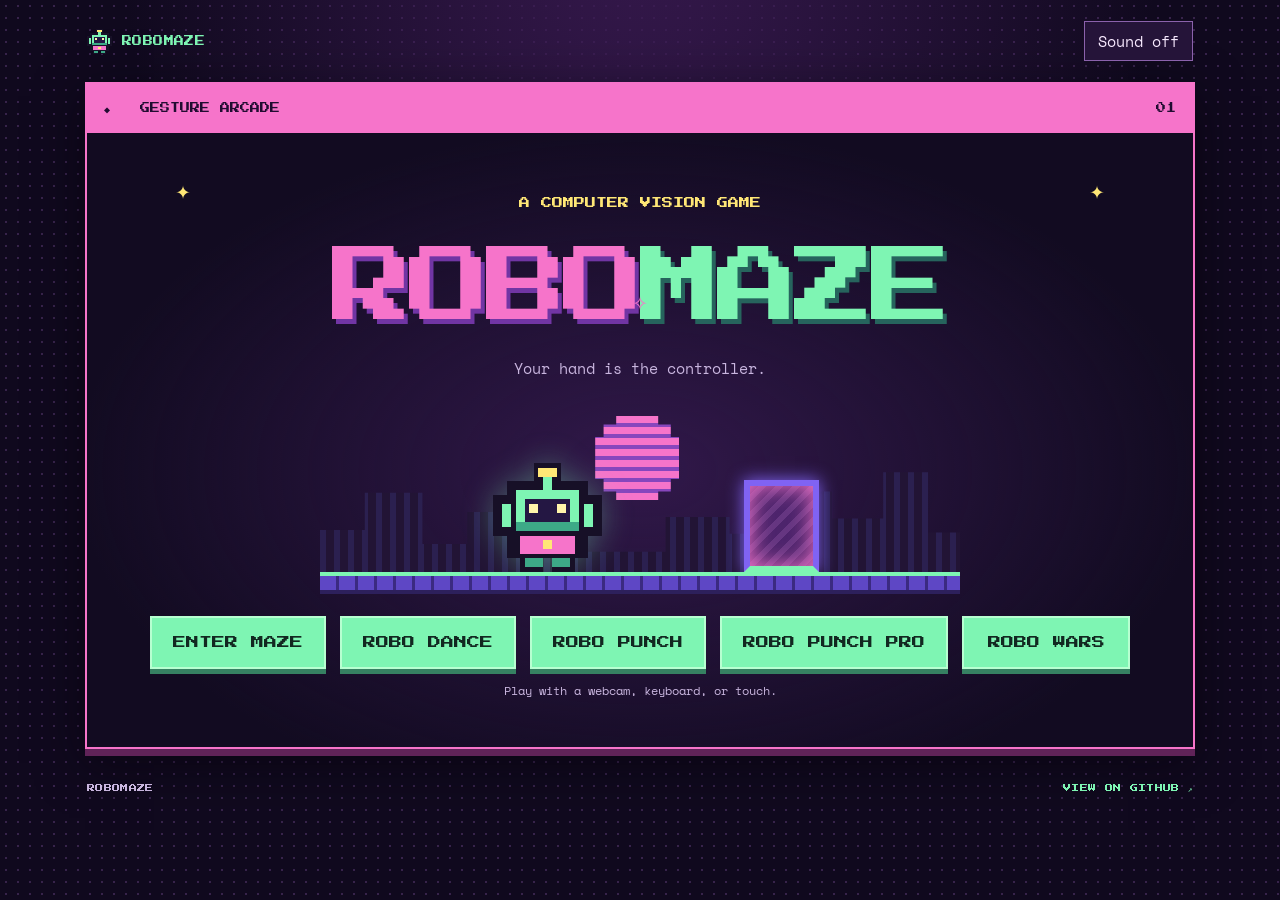
<file: index.html>
<!doctype html>
<html lang="en">
<head>
<meta charset="utf-8">
<meta name="viewport" content="width=device-width, initial-scale=1">
<meta name="theme-color" content="#10091e">
<title>RoboMaze — Gesture Arcade</title>
<link rel="icon" href="assets/robot.svg">
<link rel="stylesheet" href="style.css">
<script type="module" src="game.mjs"></script>
<script type="module" src="fullscreen.mjs"></script>
</head>
<body>
<main>
  <header class="top"><a href="./"><img src="assets/robot.svg" alt=""> ROBOMAZE</a><button id="sound" type="button" aria-pressed="false">Sound off</button></header>
  <section id="title" class="cabinet title">
    <div class="bar"><span>◆ &nbsp; GESTURE ARCADE</span><span>01</span></div>
    <div class="attract">
      <div class="stars" aria-hidden="true">✦<span>✧</span><span>✦</span></div>
      <p class="eyebrow">A COMPUTER VISION GAME</p>
      <h1>ROBO<span>MAZE</span></h1>
      <p class="tagline">Your hand is the controller.</p>
      <div class="scene" aria-hidden="true">
        <div class="moon"></div><div class="city"></div><div class="portal"></div>
        <img src="assets/robot.svg" alt="">
        <div class="floor"></div>
      </div>
      <div class="arcade-modes" aria-label="Game modes">
        <button class="primary" id="start" type="button">ENTER MAZE</button>
        <a class="primary" href="arms.html">ROBO DANCE</a>
        <a class="primary" href="punch.html">ROBO PUNCH</a>
        <a class="primary" href="punch-pro.html">ROBO PUNCH PRO</a>
        <a class="primary" href="wars.html">ROBO WARS</a>
      </div>
      <p class="hint">Play with a webcam, keyboard, or touch.</p>
    </div>
  </section>
  <section id="brief" class="cabinet" hidden>
    <div class="bar"><span>◆ &nbsp; CONTROL SETUP</span><button class="small" data-home>Title screen</button></div>
    <div class="setup">
      <img src="assets/robot.svg" alt="">
      <h2 tabindex="-1">Pilot the robot</h2>
      <p>Hold one open hand near the middle of the camera view. Slide your hand up, down, left, or right to pull the robot. Return to center to stop.</p>
      <div class="directions" aria-label="Move up, left, down, or right">↑ &nbsp; ← &nbsp; ↓ &nbsp; →</div>
      <button class="primary" id="enter">▶ &nbsp; ENTER MAZE</button>
      <p class="hint">Your browser will ask to enable your camera. Video processing stays on your device.</p>
      <button class="secondary" id="skip">Enter with keyboard or touch</button>
    </div>
  </section>
  <section id="play" class="cabinet" hidden>
    <div class="bar"><span id="level">◆ &nbsp; LEVEL 01</span><button class="small" data-home>Title screen</button></div>
    <div class="dashboard">
      <div>
        <h2 id="level-name" tabindex="-1"></h2>
        <div class="hud"><span>STEPS <b id="steps">00</b></span><span>TIME <b id="time">00:00</b></span></div>
        <div class="play-view">
          <div class="play-view-toolbar" hidden>
            <button class="secondary" type="button">Fullscreen</button>
          </div>
          <div class="play-view-stage">
            <div class="board" id="board">
              <video id="video" playsinline muted hidden aria-hidden="true"></video>
              <canvas id="maze" role="img" aria-label="Maze board"></canvas>
              <canvas id="strings" aria-hidden="true"></canvas>
              <div class="overlay" id="clear" hidden>
                <div><h2 id="result"></h2><p id="summary"></p><button class="primary" id="next"></button></div>
              </div>
            </div>
          </div>
          <div class="maze-controls">
            <h3>Manual controls</h3>
            <div class="dpad">
              <button data-dir="up" aria-label="Up">↑</button><button data-dir="left" aria-label="Left">←</button>
              <button data-dir="down" aria-label="Down">↓</button><button data-dir="right" aria-label="Right">→</button>
            </div>
            <p class="hint">Arrow keys or WASD</p>
          </div>
        </div>
        <div class="under"><span>◆ Portal</span><button class="secondary" id="reset">Restart level</button></div>
      </div>
      <aside>
        <h3>Hand tracker</h3>
        <p class="camera-label" id="camera-status" role="status">Camera off</p>
        <button class="secondary" id="camera">Enable camera</button>
        <button class="secondary" id="recenter" type="button" hidden>Recenter hand</button>
        <label class="mode-label" for="gesture-mode">Gesture movement</label>
        <select id="gesture-mode" aria-describedby="mode-help">
          <option value="repeat">Hold to repeat</option>
          <option value="step">One step per shift</option>
        </select>
        <p class="hint" id="mode-help">Hold your hand off-center to keep moving.</p>
        <p id="signal" class="signal">—</p>
        <p class="hint">Start with one open hand near the middle. Slide your whole hand to steer, then return to center to stop.</p>
      </aside>
    </div>
  </section>
  <footer><span>ROBOMAZE</span><a href="https://github.com/srivastavaprisha29-ops/Robomaze">VIEW ON GITHUB ↗</a></footer>
</main>
</body>
</html>
</file>
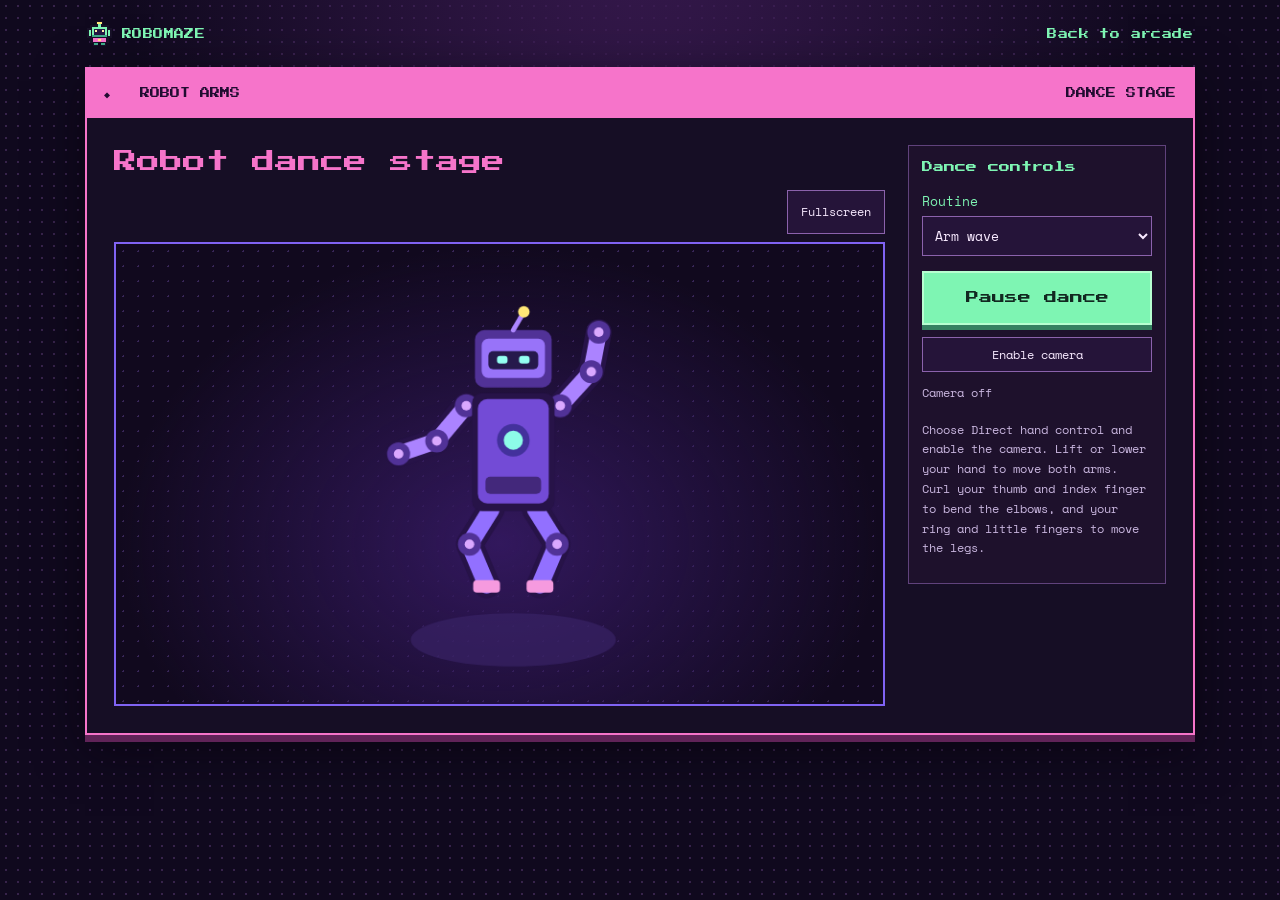
<file: arms.html>
<!doctype html>
<html lang="en">
<head>
<meta charset="utf-8">
<meta name="viewport" content="width=device-width, initial-scale=1">
<title>Robot Arms — RoboMaze</title>
<link rel="icon" href="assets/robot.svg">
<link rel="stylesheet" href="style.css">
<script type="module" src="arms.mjs"></script>
<script type="module" src="fullscreen.mjs"></script>
</head>
<body>
<main>
  <header class="top"><a href="./"><img src="assets/robot.svg" alt=""> ROBOMAZE</a><a href="./">Back to arcade</a></header>
  <section class="cabinet">
    <div class="bar"><span>◆ &nbsp; ROBOT ARMS</span><span>DANCE STAGE</span></div>
    <div class="dashboard">
      <div>
        <h2>Robot dance stage</h2>
        <div class="play-view">
          <div class="play-view-toolbar" hidden>
            <button class="secondary" type="button">Fullscreen</button>
          </div>
          <div class="play-view-stage">
            <div class="dance-stage">
              <video id="dance-video" playsinline muted hidden aria-hidden="true"></video>
              <canvas id="dance-canvas" width="800" height="480" role="img" aria-label="A purple robot with moving arms and legs. With tracking enabled, yellow strings link five fingertips to the robot."></canvas>
            </div>
          </div>
        </div>
      </div>
      <aside>
        <h3>Dance controls</h3>
        <label class="mode-label" for="routine">Routine</label>
        <select id="routine">
          <option value="puppet">Direct hand control</option>
          <option value="wave" selected>Arm wave</option>
          <option value="shuffle">Side shuffle</option>
          <option value="bounce">Power bounce</option>
        </select>
        <div class="dance-actions">
          <button class="primary" id="dance-toggle" type="button">Pause dance</button>
          <button class="secondary" id="dance-camera" type="button">Enable camera</button>
        </div>
        <p class="camera-label" id="dance-status" role="status">Camera off</p>
        <p class="hint">Choose Direct hand control and enable the camera. Lift or lower your hand to move both arms. Curl your thumb and index finger to bend the elbows, and your ring and little fingers to move the legs.</p>
      </aside>
    </div>
  </section>
</main>
</body>
</html>
</file>
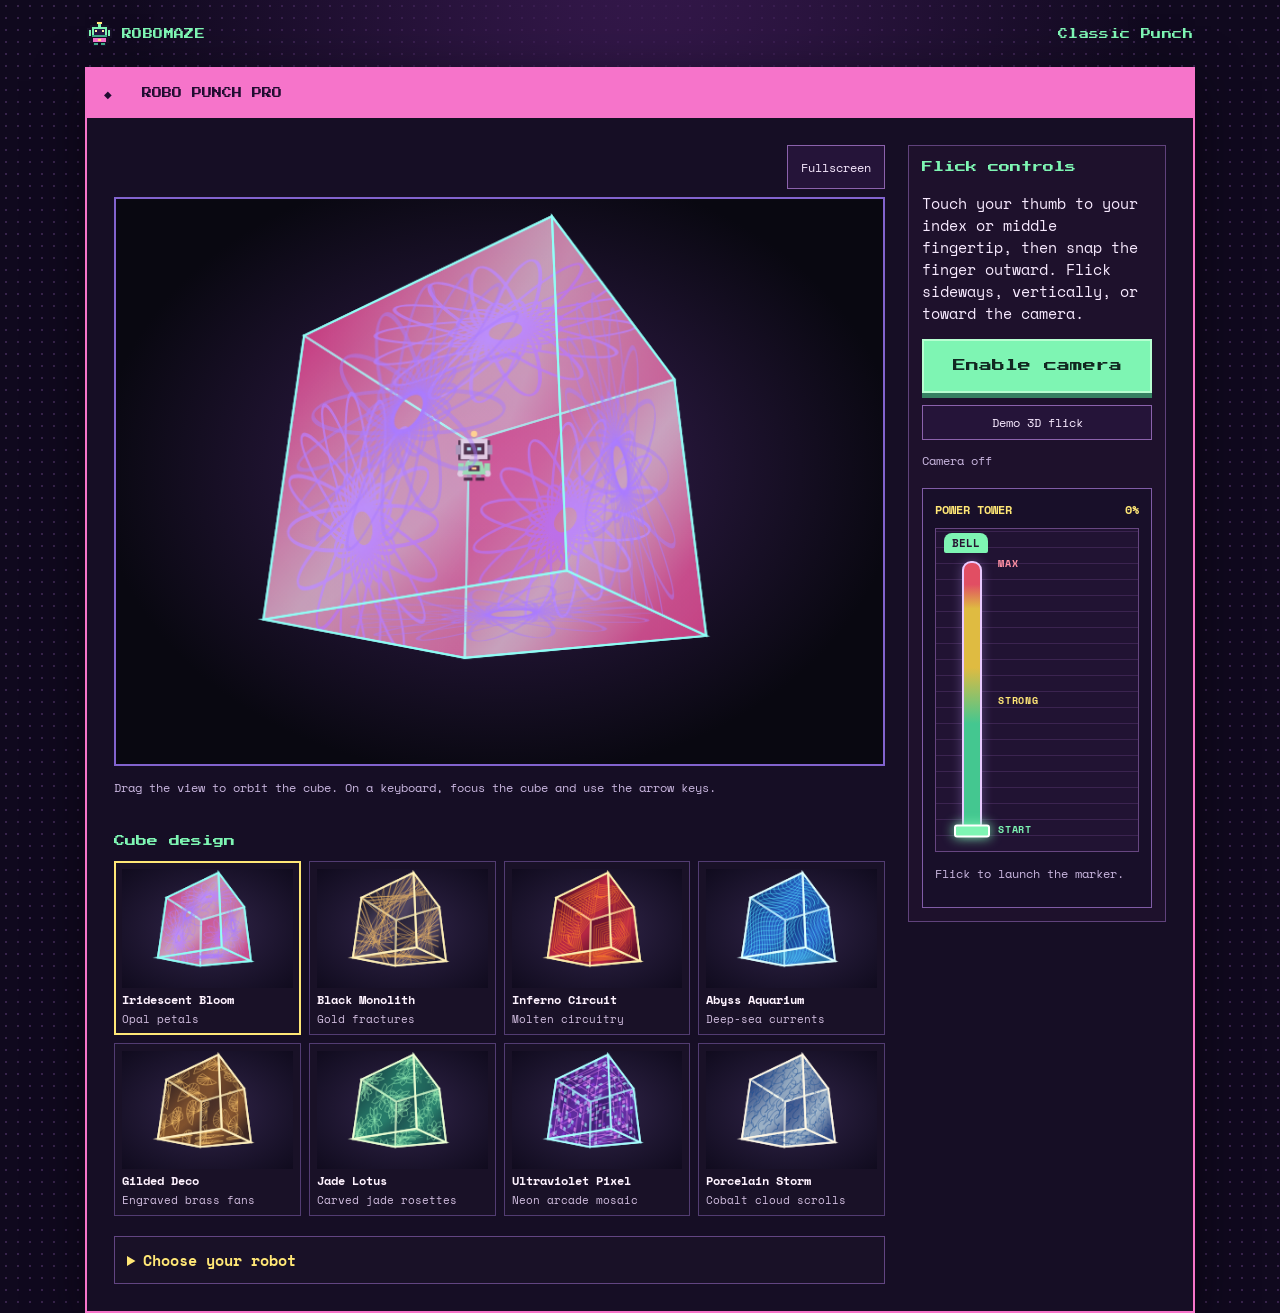
<file: punch-pro.html>
<!doctype html>
<html lang="en">
<head>
<meta charset="utf-8">
<meta name="viewport" content="width=device-width, initial-scale=1">
<title>Robo Punch Pro</title>
<link rel="stylesheet" href="style.css">
<link rel="icon" href="assets/robot.svg">
<script type="module" src="punch-pro.mjs"></script>
<script type="module" src="fullscreen.mjs"></script>
</head>
<body>
<main>
  <header class="top"><a href="./"><img src="assets/robot.svg" alt=""> ROBOMAZE</a><a href="punch.html">Classic Punch</a></header>
  <section class="cabinet pro-cabinet">
    <div class="bar"><span>◆ &nbsp; ROBO PUNCH PRO</span></div>
    <div class="dashboard punch-dashboard">
      <div class="pro-display">
        <div class="play-view">
          <div class="play-view-toolbar" hidden>
            <button class="secondary" type="button">Fullscreen</button>
          </div>
          <div class="play-view-stage">
            <div class="punch-arena pro-stage">
              <video id="pro-video" playsinline muted hidden aria-hidden="true"></video>
              <canvas id="pro-canvas" width="760" height="560" tabindex="0" role="img" aria-label="Rotatable 3D cube with a robot inside. Drag anywhere on the view to rotate."></canvas>
            </div>
          </div>
        </div>
        <p class="hint">Drag the view to orbit the cube. On a keyboard, focus the cube and use the arrow keys.</p>
      </div>
      <aside>
        <h3>Flick controls</h3>
        <p>Touch your thumb to your index or middle fingertip, then snap the finger outward. Flick sideways, vertically, or toward the camera.</p>
        <div class="dance-actions">
          <button class="primary" id="pro-camera">Enable camera</button>
          <button class="secondary" id="pro-demo">Demo 3D flick</button>
        </div>
        <p class="camera-label" id="pro-status" role="status">Camera off</p>
        <div class="strike-score">
          <div class="strike-label">POWER TOWER <output id="pro-value">0%</output></div>
          <div class="strike-tower" id="strike-tower" aria-hidden="true">
            <div class="strike-bell">BELL</div>
            <div class="strike-track"><span id="strike-marker"></span></div>
            <span class="strike-tier strike-red">MAX</span>
            <span class="strike-tier strike-yellow">STRONG</span>
            <span class="strike-tier strike-green">START</span>
          </div>
          <p id="strike-result" class="hint" role="status">Flick to launch the marker.</p>
        </div>
      </aside>
      <div class="punch-customize">
        <h3 id="pro-material-label">Cube design</h3>
        <div id="pro-materials" class="cube-picker" role="group" aria-labelledby="pro-material-label"></div>
        <details class="cast-picker">
          <summary>Choose your robot</summary>
          <div id="robot-cast" class="cube-picker" role="group" aria-label="Robot characters"></div>
        </details>
      </div>
    </div>
  </section>
</main>
</body>
</html>
</file>
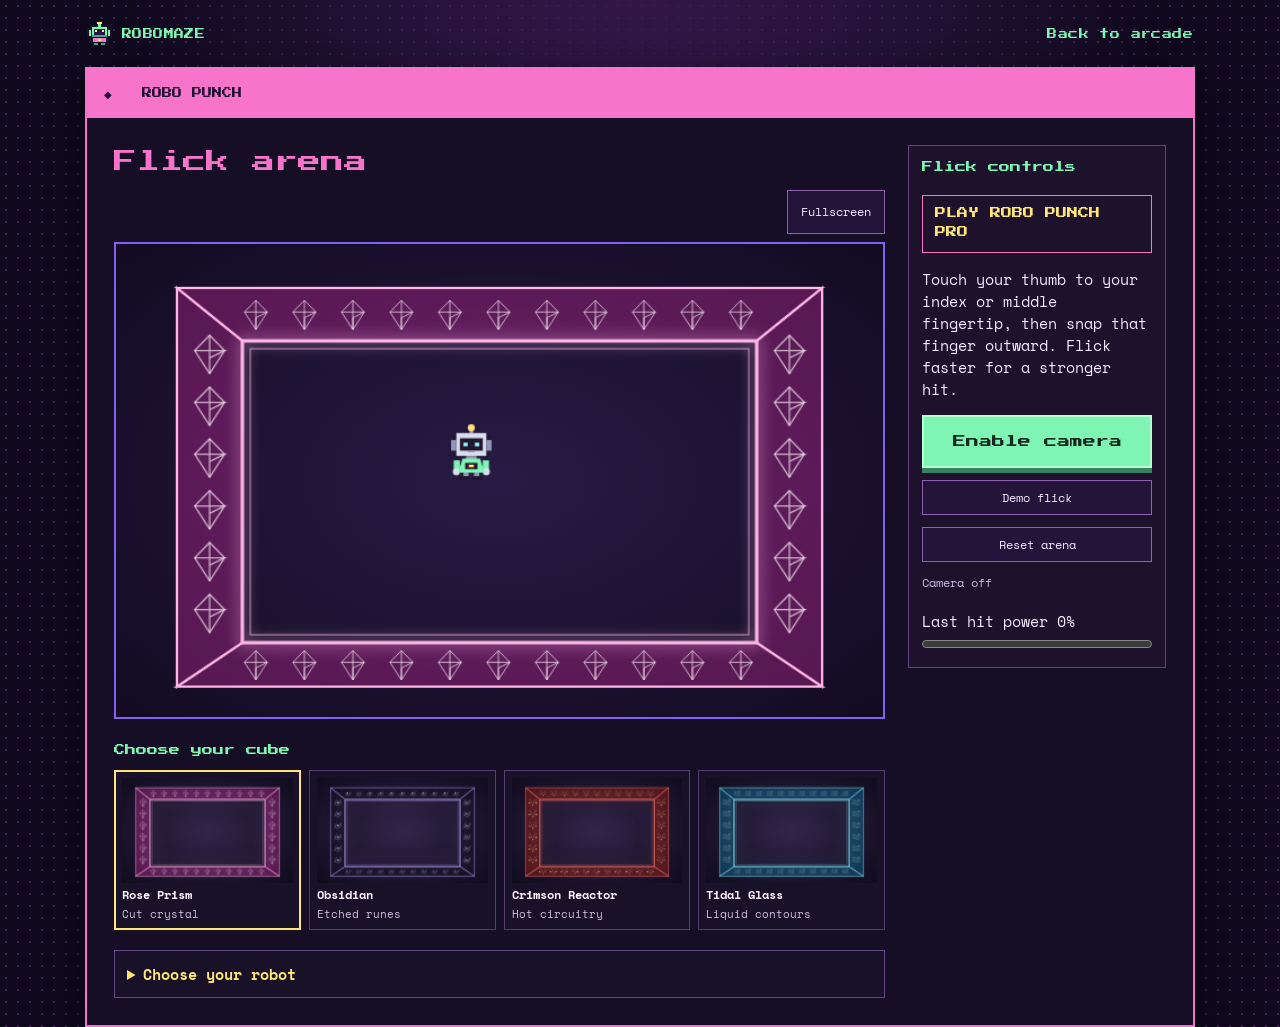
<file: punch.html>
<!doctype html>
<html lang="en">
<head>
<meta charset="utf-8">
<meta name="viewport" content="width=device-width,initial-scale=1">
<title>Robo Punch — RoboMaze</title>
<link rel="icon" href="assets/robot.svg">
<link rel="stylesheet" href="style.css">
<script type="module" src="punch.mjs"></script>
<script type="module" src="fullscreen.mjs"></script>
</head>
<body>
<main>
  <header class="top"><a href="./"><img src="assets/robot.svg" alt=""> ROBOMAZE</a><a href="./">Back to arcade</a></header>
  <section class="cabinet">
    <div class="bar"><span>◆ &nbsp; ROBO PUNCH</span></div>
    <div class="dashboard punch-dashboard">
      <div>
        <h2>Flick arena</h2>
        <div class="play-view">
          <div class="play-view-toolbar" hidden>
            <button class="secondary" type="button">Fullscreen</button>
          </div>
          <div class="play-view-stage">
            <div class="punch-arena">
              <video id="punch-video" playsinline muted hidden aria-hidden="true"></video>
              <canvas id="punch-stage" width="680" height="420" role="img" aria-label="A robot inside a fixed cubicle. Finger flicks propel it into the walls."></canvas>
            </div>
          </div>
        </div>
      </div>
      <aside>
        <h3>Flick controls</h3>
        <p><a class="arms-link" href="punch-pro.html">PLAY ROBO PUNCH PRO</a></p>
        <p>Touch your thumb to your index or middle fingertip, then snap that finger outward. Flick faster for a stronger hit.</p>
        <div class="dance-actions">
          <button class="primary" id="punch-camera" type="button">Enable camera</button>
          <button class="secondary" id="punch-demo" type="button">Demo flick</button>
          <button class="secondary" id="punch-reset" type="button">Reset arena</button>
        </div>
        <p id="punch-status" class="camera-label" role="status">Camera off</p>
        <label for="punch-power">Last hit power <output id="punch-value">0%</output></label>
        <progress id="punch-power" class="punch-meter" max="100" value="0"></progress>
      </aside>
      <div class="punch-customize">
        <h3 class="cube-heading" id="cube-heading">Choose your cube</h3>
        <div id="cube-picker" class="cube-picker" role="group" aria-labelledby="cube-heading"></div>
        <details class="cast-picker">
          <summary>Choose your robot</summary>
          <div id="robot-cast" class="cube-picker" role="group" aria-label="Robot characters"></div>
        </details>
      </div>
    </div>
  </section>
</main>
</body>
</html>
</file>
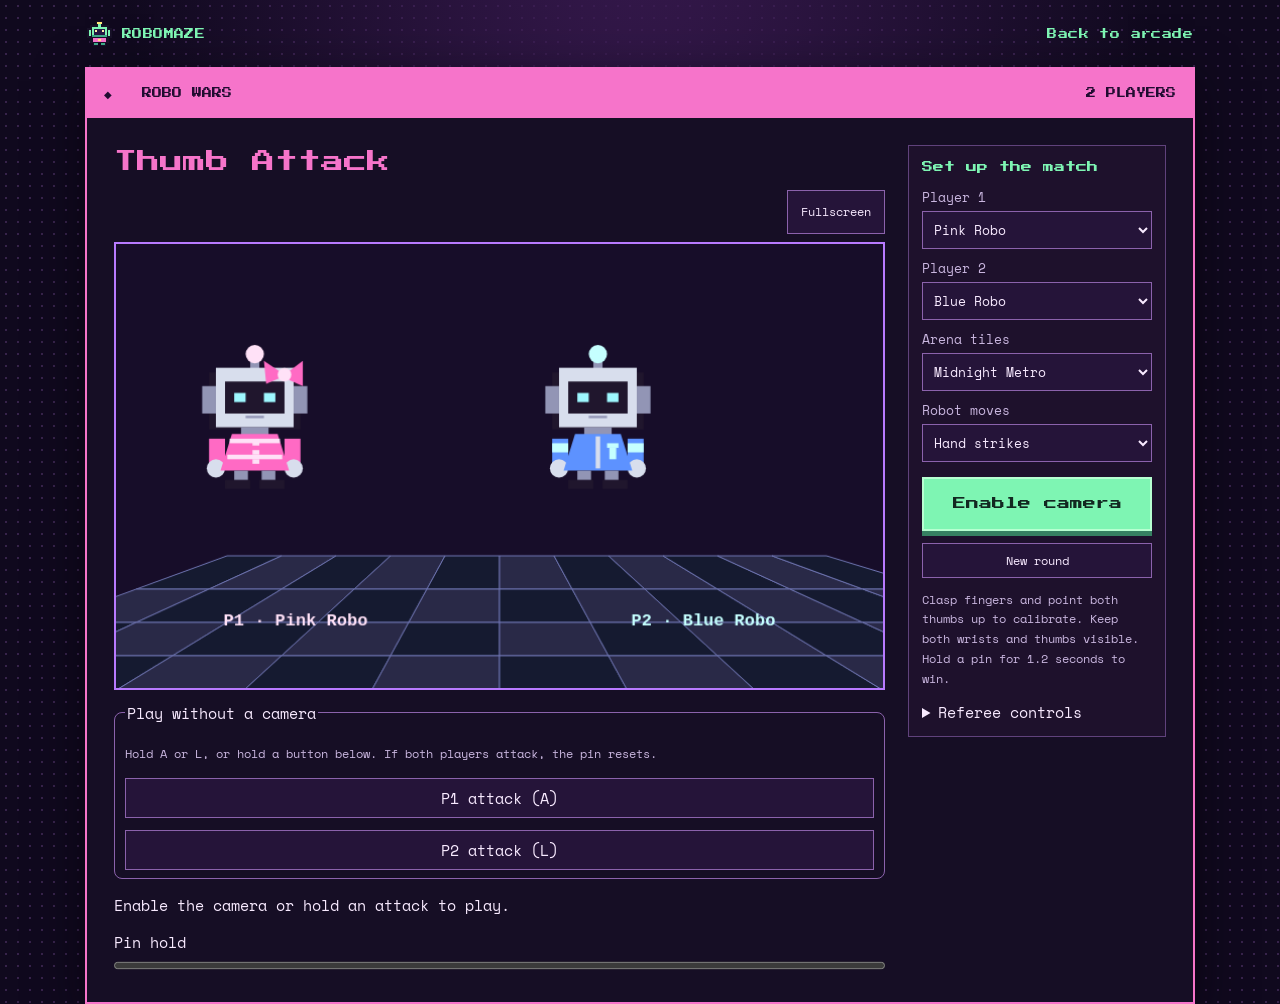
<file: wars.html>
<!doctype html>
<html lang="en">
<head>
<meta charset="utf-8">
<meta name="viewport" content="width=device-width,initial-scale=1">
<title>Robo Wars · Thumb Attack</title>
<link rel="icon" href="assets/robot.svg">
<link rel="stylesheet" href="style.css">
<script type="module" src="wars.mjs"></script>
<script type="module" src="fullscreen.mjs"></script>
</head>
<body>
<main>
  <header class="top"><a href="./"><img src="assets/robot.svg" alt=""> ROBOMAZE</a><a href="./">Back to arcade</a></header>
  <section class="cabinet wars-cabinet">
    <div class="bar"><span>◆ &nbsp; ROBO WARS</span><span>2 PLAYERS</span></div>
    <div class="dashboard">
      <div>
        <h2>Thumb Attack</h2>
        <div class="play-view">
          <div class="play-view-toolbar" hidden>
            <button class="secondary" type="button">Fullscreen</button>
          </div>
          <div class="play-view-stage">
            <div class="punch-arena wars-stage">
              <video id="wars-video" playsinline muted hidden aria-hidden="true"></video>
              <canvas id="wars-canvas" width="760" height="440" role="img" aria-label="Two selected robots face off in a tiled arena."></canvas>
              <div id="wars-winner" role="status" hidden></div>
            </div>
          </div>
          <fieldset id="wars-local">
            <legend>Play without a camera</legend>
            <p class="hint">Hold A or L, or hold a button below. If both players attack, the pin resets.</p>
            <div class="dance-actions">
              <button id="wars-strike-1" type="button">P1 attack (A)</button>
              <button id="wars-strike-2" type="button">P2 attack (L)</button>
            </div>
          </fieldset>
        </div>
        <p id="wars-status" role="status">Enable the camera or hold an attack to play.</p>
        <label for="wars-pin">Pin hold</label>
        <progress id="wars-pin" max="1" value="0"></progress>
      </div>
      <aside>
        <h3>Set up the match</h3>
        <div class="wars-options">
          <label>Player 1 <select id="wars-p1"></select></label>
          <label>Player 2 <select id="wars-p2"></select></label>
          <label>Arena tiles
            <select id="wars-arena">
              <option value="metro">Midnight Metro</option>
              <option value="garden">Jade Courtyard</option>
              <option value="sunrise">Sunrise Dojo</option>
            </select>
          </label>
          <label>Robot moves
            <select id="wars-style">
              <option value="hands">Hand strikes</option>
              <option value="kick">Kicks</option>
              <option value="sonic">Sonic blasters</option>
            </select>
          </label>
        </div>
        <div class="dance-actions">
          <button class="primary" id="wars-camera" type="button">Enable camera</button>
          <button class="secondary" id="wars-reset" type="button">New round</button>
        </div>
        <p class="hint">Clasp fingers and point both thumbs up to calibrate. Keep both wrists and thumbs visible. Hold a pin for 1.2 seconds to win.</p>
        <details>
          <summary>Referee controls</summary>
          <p class="hint">Use these when a real pin is hidden from the camera.</p>
          <button id="wars-award-1" type="button">Award Player 1</button>
          <button id="wars-award-2" type="button">Award Player 2</button>
        </details>
      </aside>
    </div>
  </section>
</main>
</body>
</html>
</file>
<file: style.css>
@import url('https://fonts.googleapis.com/css2?family=Press+Start+2P&family=Space+Mono:wght@400;700&display=swap');
:root{color-scheme:dark;--bg:#10091e;--ink:#f8eaff;--pink:#f674ca;--mint:#7ef5b3;--yellow:#ffe776;--purple:#8063f3;--muted:#c9b6df;--pixel:"Press Start 2P",monospace;--mono:"Space Mono",monospace}
*{box-sizing:border-box} [hidden]{display:none!important}
body{margin:0;min-height:100vh;color:var(--ink);font:15px var(--mono);background:radial-gradient(ellipse at 50% -20%,#3a1a52,transparent 58%),radial-gradient(circle,#37234b 1px,transparent 1.5px) 0 0/12px 12px,var(--bg)}
main{width:min(1110px,calc(100% - 32px));margin:auto}
.top,footer{display:flex;justify-content:space-between;align-items:center;gap:16px;padding:21px 2px}
.top a,footer{font:10px/1.6 var(--pixel);letter-spacing:.04em}
.top a{display:flex;align-items:center;gap:10px;color:var(--mint)}
.top img{width:25px} a{color:inherit;text-decoration:none} a:hover{text-decoration:underline}
button{font:inherit;cursor:pointer;color:var(--ink);border:1px solid #8b62ac;background:#251439;padding:8px 13px}
button:hover{filter:brightness(1.22)} button:active{transform:translateY(2px)}
button:disabled{cursor:wait;opacity:.65} :focus-visible{outline:3px solid var(--yellow);outline-offset:4px}
.cabinet{border:2px solid var(--pink);background:#160e25;box-shadow:0 7px #602358,0 14px 45px #06030b99}
.bar{display:flex;justify-content:space-between;align-items:center;gap:10px;padding:13px 17px;background:var(--pink);color:#210c31;font:10px/1.55 var(--pixel);min-height:49px}
.small{font:12px var(--mono);color:#291336;background:#ffb7e8;border-color:#9b4189;padding:4px 8px}
.attract,.setup{text-align:center;position:relative;padding:clamp(30px,6vw,62px) 12px 34px;overflow:hidden;background:radial-gradient(ellipse at 50% 55%,#31184a,transparent 72%),#120b21}
.eyebrow{color:var(--yellow);font:clamp(8px,1.4vw,11px)/1.6 var(--pixel);margin:0 0 26px}
h1{font:clamp(23px,7.35vw,82px)/1.2 var(--pixel);letter-spacing:-.06em;color:var(--pink);text-shadow:4px 5px #7135a4;margin:0}
h1 span{color:var(--mint);text-shadow:4px 5px #26645d}
.tagline{color:var(--muted);margin:20px auto 12px}
.stars{position:absolute;inset:38px 8% auto;color:var(--yellow);display:flex;justify-content:space-between;pointer-events:none;font-size:25px}
.stars span:first-child{transform:translateY(111px);color:var(--pink)}
.scene{position:relative;width:min(640px,100%);height:203px;margin:12px auto 22px;isolation:isolate;overflow:hidden}
.moon{position:absolute;top:25px;left:43%;width:84px;height:84px;background:repeating-linear-gradient(#f674ca 0 7px,#8746bd 7px 11px);clip-path:polygon(25% 0,75% 0,75% 10%,90% 10%,90% 25%,100% 25%,100% 75%,90% 75%,90% 90%,75% 90%,75% 100%,25% 100%,25% 90%,10% 90%,10% 75%,0 75%,0 25%,10% 25%,10% 10%,25% 10%)}
.city{position:absolute;bottom:18px;width:100%;height:128px;background:repeating-linear-gradient(90deg,#2b2050 0 6px,#221435 6px 14px);clip-path:polygon(0 64%,7% 64%,7% 35%,16% 35%,16% 75%,23% 75%,23% 50%,37% 50%,37% 81%,54% 81%,54% 54%,64% 54%,64% 67%,73% 67%,73% 34%,80% 34%,80% 55%,88% 55%,88% 19%,95% 19%,95% 66%,100% 66%,100% 100%,0 100%)}
.scene img{position:absolute;bottom:22px;left:27%;width:109px;filter:drop-shadow(0 0 15px #7ef5b352);animation:hoverbot 2s steps(4) infinite alternate}
@keyframes hoverbot{to{transform:translateY(-10px)}}
.portal{position:absolute;bottom:22px;right:22%;width:75px;height:92px;border:6px solid var(--purple);border-bottom-color:var(--mint);box-shadow:inset 0 0 22px #f674ca,0 0 16px #8063f3;background:repeating-linear-gradient(135deg,#4d246c 0 6px,#653681 6px 12px)}
.floor{position:absolute;bottom:0;width:100%;height:22px;border-top:4px solid var(--mint);background:repeating-linear-gradient(90deg,#5e47c5 0 16px,#3b2a81 16px 19px);border-bottom:4px solid #2d205c}
.primary{background:var(--mint);color:#122821;border:2px solid #b7ffd1;box-shadow:0 5px #368162;font:clamp(9px,2.7vw,13px)/1.5 var(--pixel);padding:15px 21px}
.hint{font-size:12px;color:var(--muted);line-height:1.65}
.setup img{width:83px}.setup p{max-width:490px;margin:18px auto}.directions{font-size:27px;color:var(--yellow);margin:12px 0 23px}
h2{font:clamp(13px,2.6vw,23px)/1.5 var(--pixel);color:var(--pink)}
h3{font:11px/1.65 var(--pixel);color:var(--mint);margin:0 0 10px}
.dashboard{display:grid;grid-template-columns:minmax(0,1fr) minmax(200px,258px);gap:23px;padding:clamp(12px,3vw,27px)}
.dashboard h2{margin:0 0 10px}
.hud,.under{display:flex;justify-content:space-between;align-items:center;gap:10px;color:var(--yellow);font-size:12px;padding:8px 0}.hud b{color:var(--mint);margin-left:5px}
.board{position:relative;border:2px solid #8063f3;background:#110d20} #maze{position:relative;display:block;width:100%;height:auto;image-rendering:pixelated}
.board video{position:absolute;inset:0;width:100%;height:100%;object-fit:cover;transform:scaleX(-1);pointer-events:none}
.board #strings{position:absolute;inset:0;width:100%;height:100%;pointer-events:none;display:none;filter:drop-shadow(0 0 2px #10091e)}
.board.camera-live #strings{display:block}
.board.camera-live #maze{filter:drop-shadow(0 0 1px #10091e)}
.board.camera-live{border-color:var(--yellow)}
.overlay{position:absolute;inset:0;display:grid;place-items:center;padding:10px;background:#120b21e8;text-align:center}
aside{border:1px solid #60427c;padding:13px;background:#1e112c;align-self:start}
.camera-label{font-size:12px;color:var(--muted);min-height:2em}.signal{color:var(--yellow);font-size:13px;margin-bottom:0;min-height:1.4em}
.secondary{font-size:12px;color:var(--ink)}
.dpad{display:grid;width:max-content;grid-template-columns:repeat(3,42px);gap:5px}.dpad button{padding:4px;min-height:40px;font-size:21px;touch-action:manipulation}.dpad button:first-child{grid-column:2}.dpad button:nth-child(2){grid-column:1}
footer{color:var(--muted);margin-top:12px;font-size:8px}footer a{color:var(--mint)}
@media(max-width:680px){.dashboard{grid-template-columns:1fr}.scene{height:161px}.scene img{width:78px}.portal{height:69px;width:55px}.stars{inset:70px 5% auto;font-size:15px}}
@media(prefers-reduced-motion:reduce){.scene img{animation:none}}

.mode-label{display:block;margin:14px 0 5px;color:var(--mint);font-size:13px}
#gesture-mode{width:100%;padding:8px;background:#251439;border:1px solid #8b62ac;color:var(--ink);font:inherit;font-size:13px}
#mode-help{margin:6px 0 12px}

.arms-link{display:block;width:max-content;max-width:100%;margin:18px auto 0;padding:9px 12px;border:1px solid var(--pink);color:var(--yellow);font:clamp(8px,2vw,11px)/1.7 var(--pixel)}
.dance-stage{position:relative;border:2px solid var(--purple);overflow:hidden;background:radial-gradient(ellipse at 50% 65%,#32185d,transparent 70%),radial-gradient(circle,#382657 1px,transparent 1px) 0 0/15px 15px,#11091e}
.dance-stage video{position:absolute;inset:0;width:100%;height:100%;object-fit:cover;transform:scaleX(-1)}
#dance-canvas{position:relative;display:block;width:100%;height:auto}
#routine{width:100%;padding:8px;background:#251439;border:1px solid #8b62ac;color:var(--ink);font:inherit;font-size:13px}
.dance-actions{display:grid;gap:12px;margin-top:15px}

.arcade-modes{display:flex;flex-wrap:wrap;justify-content:center;gap:14px}
.arcade-modes .primary{display:inline-grid;place-items:center;min-width:168px;text-decoration:none}
.arcade-modes a:hover{filter:brightness(1.22)}
.punch-arena{position:relative;background:radial-gradient(ellipse,#332153,#11091e);border:2px solid var(--purple);overflow:hidden}
.punch-arena video{position:absolute;inset:0;width:100%;height:100%;object-fit:cover;transform:scaleX(-1)}
.punch-arena canvas{position:relative;display:block;width:100%;height:auto}
.punch-meter{width:100%;height:16px;accent-color:var(--yellow)}

.cube-heading{margin:20px 0 10px}
.cube-picker{display:grid;grid-template-columns:repeat(4,minmax(0,1fr));gap:8px}
.cube-option{display:grid;gap:4px;text-align:left;min-width:0;padding:7px;background:#191127;border:1px solid #523c72}
.cube-option[aria-pressed=true]{border-color:var(--yellow);box-shadow:inset 0 0 0 1px var(--yellow)}
.cube-option canvas{display:block;width:100%;height:auto;background:radial-gradient(ellipse,#312549,#100b1e)}
.cube-option strong{font-size:12px;line-height:1.25;color:#fff3ff}
.cube-option span{font-size:11px;color:#d1bddf}
@media(max-width:850px){.cube-picker{grid-template-columns:repeat(2,minmax(0,1fr))}}

.pro-stage{background:radial-gradient(ellipse at 50% 48%,#392055,#090811 74%);border-color:#8263ce}
.pro-stage canvas{touch-action:none;cursor:grab}
.pro-stage canvas:active{cursor:grabbing}
.pro-display .cube-option canvas{background:radial-gradient(ellipse,#302248,#0b0816 74%)}

.cast-picker{margin-top:20px;border:1px solid #624582;background:#191127}
.cast-picker summary{padding:12px;cursor:pointer;color:var(--yellow);font-weight:700}
.cast-picker .cube-picker{padding:0 10px 10px}
.cast-option canvas{max-width:96px;margin:0 auto}

.strike-score{padding:12px;border:1px solid #805ca6;background:#180f29}
.strike-label{display:flex;justify-content:space-between;gap:8px;color:var(--yellow);font-weight:700;font-size:12px}
.strike-tower{--strike-color:#7ef5b3;position:relative;height:clamp(260px,36vh,340px);margin:10px 0 0;border:1px solid #674681;background:repeating-linear-gradient(0deg,#211333 0 15px,#3b2450 15px 16px)}
.strike-tower[data-tier=yellow]{--strike-color:#ffe776}
.strike-tower[data-tier=red]{--strike-color:#ff637e}
.strike-track{position:absolute;left:26px;top:32px;bottom:18px;width:20px;border:2px solid #e9caff;border-radius:9px;background:linear-gradient(to top,#44c790 0 40%,#dfbb41 61% 83%,#e14e63 92%);box-shadow:0 0 12px #c8a5ff55}
#strike-marker{position:absolute;bottom:0;left:50%;width:36px;height:13px;transform:translate(-50%,50%);border-radius:3px;background:var(--strike-color);border:2px solid #fff;box-shadow:0 0 12px var(--strike-color)}
.strike-bell{position:absolute;left:8px;top:4px;font-size:11px;color:#271532;background:var(--strike-color);padding:2px 8px;border-radius:8px 8px 2px 2px;font-weight:700}
.strike-tier{position:absolute;left:62px;font-size:10px;letter-spacing:.08em;font-weight:700}
.strike-red{top:27px;color:#ff91a4}.strike-yellow{top:51%;color:#ffe776}.strike-green{bottom:14px;color:#7ef5b3}

.wars-options{display:grid;gap:9px}
.wars-options label{display:grid;gap:4px;font-size:13px;color:var(--muted)}
.wars-options select{width:100%;padding:7px;background:#251439;border:1px solid #8b62ac;color:var(--ink);font:inherit}
.wars-stage{border-color:#b87aff}
#wars-winner{position:absolute;inset:8% 8% auto;padding:14px;background:#1d1238;border:2px solid var(--yellow);color:var(--yellow);text-align:center;font-weight:700}
#wars-pin{width:100%;accent-color:var(--yellow)}
.wars-cabinet details button{margin-top:6px}

#wars-local{margin:12px 0;border:1px solid #8b62ac;border-radius:8px;padding:8px 10px;min-width:0}
#wars-local button{touch-action:none;user-select:none}
#wars-local button:active{border-color:var(--yellow);color:var(--yellow)}

.maze-controls{display:grid;justify-items:center;text-align:center;margin:10px 0 0}
.dpad{grid-template-columns:repeat(3,48px)}
.dpad button{min-height:48px}

@media(min-width:681px){
  .punch-dashboard{grid-template-rows:auto 1fr}
  .punch-dashboard aside{grid-column:2;grid-row:1 / span 2}
  .punch-customize{grid-column:1}
  .punch-customize .cube-heading{margin-top:0}
}

@media(max-width:680px){
  main{width:calc(100% - 20px);padding-bottom:12px}
  .top{gap:8px;padding-block:8px}
  .top a{min-height:44px;letter-spacing:0}
  .top a:last-child{text-align:right}
  .bar{padding-inline:10px;flex-wrap:wrap}
  .dashboard{grid-template-columns:minmax(0,1fr);gap:14px;padding:10px}
  .dashboard aside{min-width:0}
  .hint,.camera-label{font-size:13px}
  button,.dashboard select,.cast-picker summary{min-height:44px}
  .dashboard select,#routine,#gesture-mode{font-size:16px}
  .arcade-modes{display:grid;grid-template-columns:repeat(2,minmax(0,1fr));gap:12px}
  .arcade-modes .primary{min-width:0;padding:12px 7px;min-height:48px}
  .arcade-modes #start{grid-column:1/-1}
  .scene img{left:17%}
  .portal{right:17%}
  #wars-local .dance-actions{grid-template-columns:repeat(2,minmax(0,1fr));gap:8px}
  #wars-local button{padding:8px 4px}
  #wars-winner{inset:6% 5% auto;padding:8px;font-size:13px}
}

.play-view-toolbar{display:flex;justify-content:flex-end;margin-bottom:8px}
.play-view-toolbar button{min-height:44px}
.play-view-locked,.play-view-locked body{overflow:hidden}
.play-view-active{
  display:grid;
  grid-template-rows:auto minmax(0,1fr) auto;
  width:100%;
  height:100%;
  padding:max(8px,env(safe-area-inset-top)) max(8px,env(safe-area-inset-right))
          max(8px,env(safe-area-inset-bottom)) max(8px,env(safe-area-inset-left));
  background:#10091e;
}
.play-view-overlay{position:fixed;inset:0;z-index:1000;height:100vh;height:100dvh}
.play-view-active .play-view-stage{container-type:size;display:grid;place-items:center;overflow:hidden}
.play-view-active .play-view-stage>div{
  width:min(100%,calc((100vh - 170px) * var(--stage-ratio)));
  width:min(100%,calc(max(0px,100cqh - 4px) * var(--stage-ratio) + 4px));
}
.play-view-active .maze-controls{margin:6px 0 0}
.play-view-active .maze-controls h3,.play-view-active .maze-controls .hint{display:none}
.play-view-active .dpad{grid-template-columns:repeat(4,48px)}
.play-view-active .dpad button{grid-column:auto}
.play-view-active #wars-local{margin:6px 0 0}
.play-view-active #wars-local .hint{display:none}
.play-view-active #wars-local .dance-actions{grid-template-columns:repeat(2,minmax(0,1fr));margin:0}
.play-view-active #wars-local button{min-height:44px}
</file>
